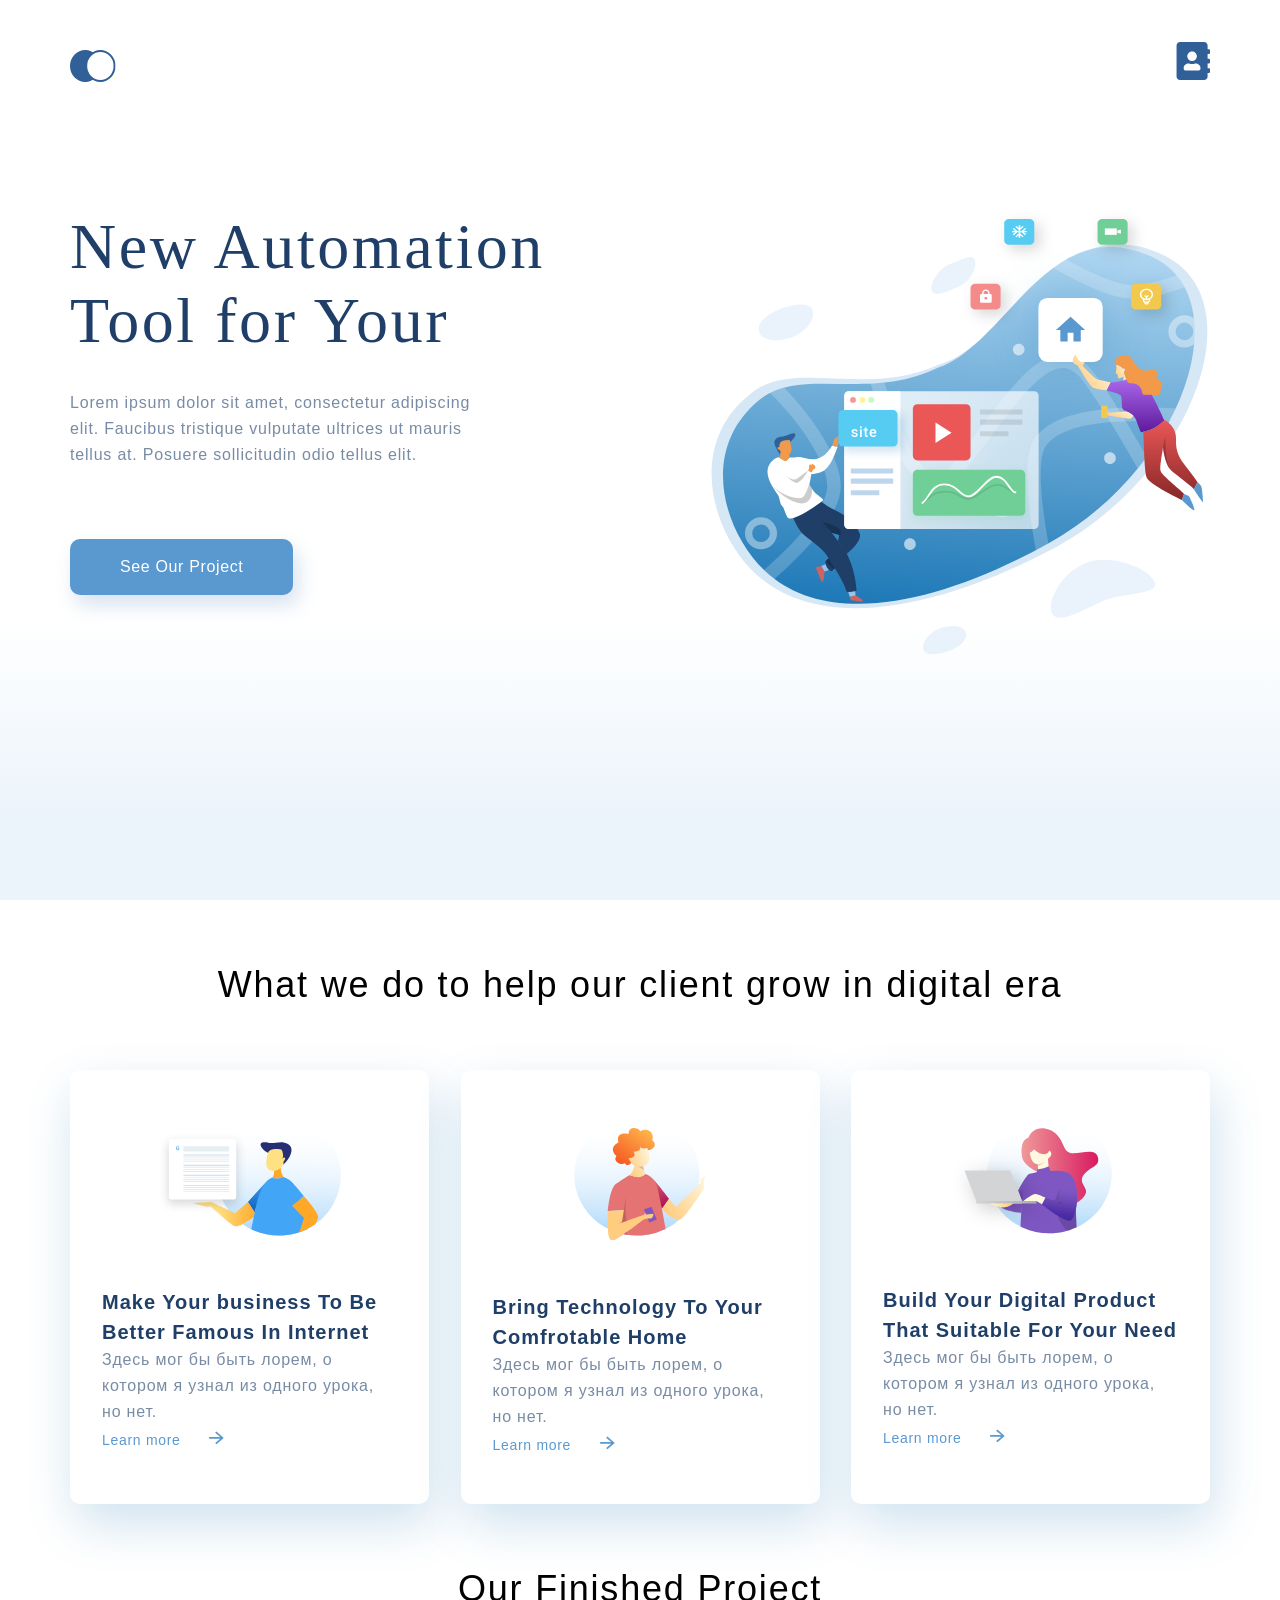
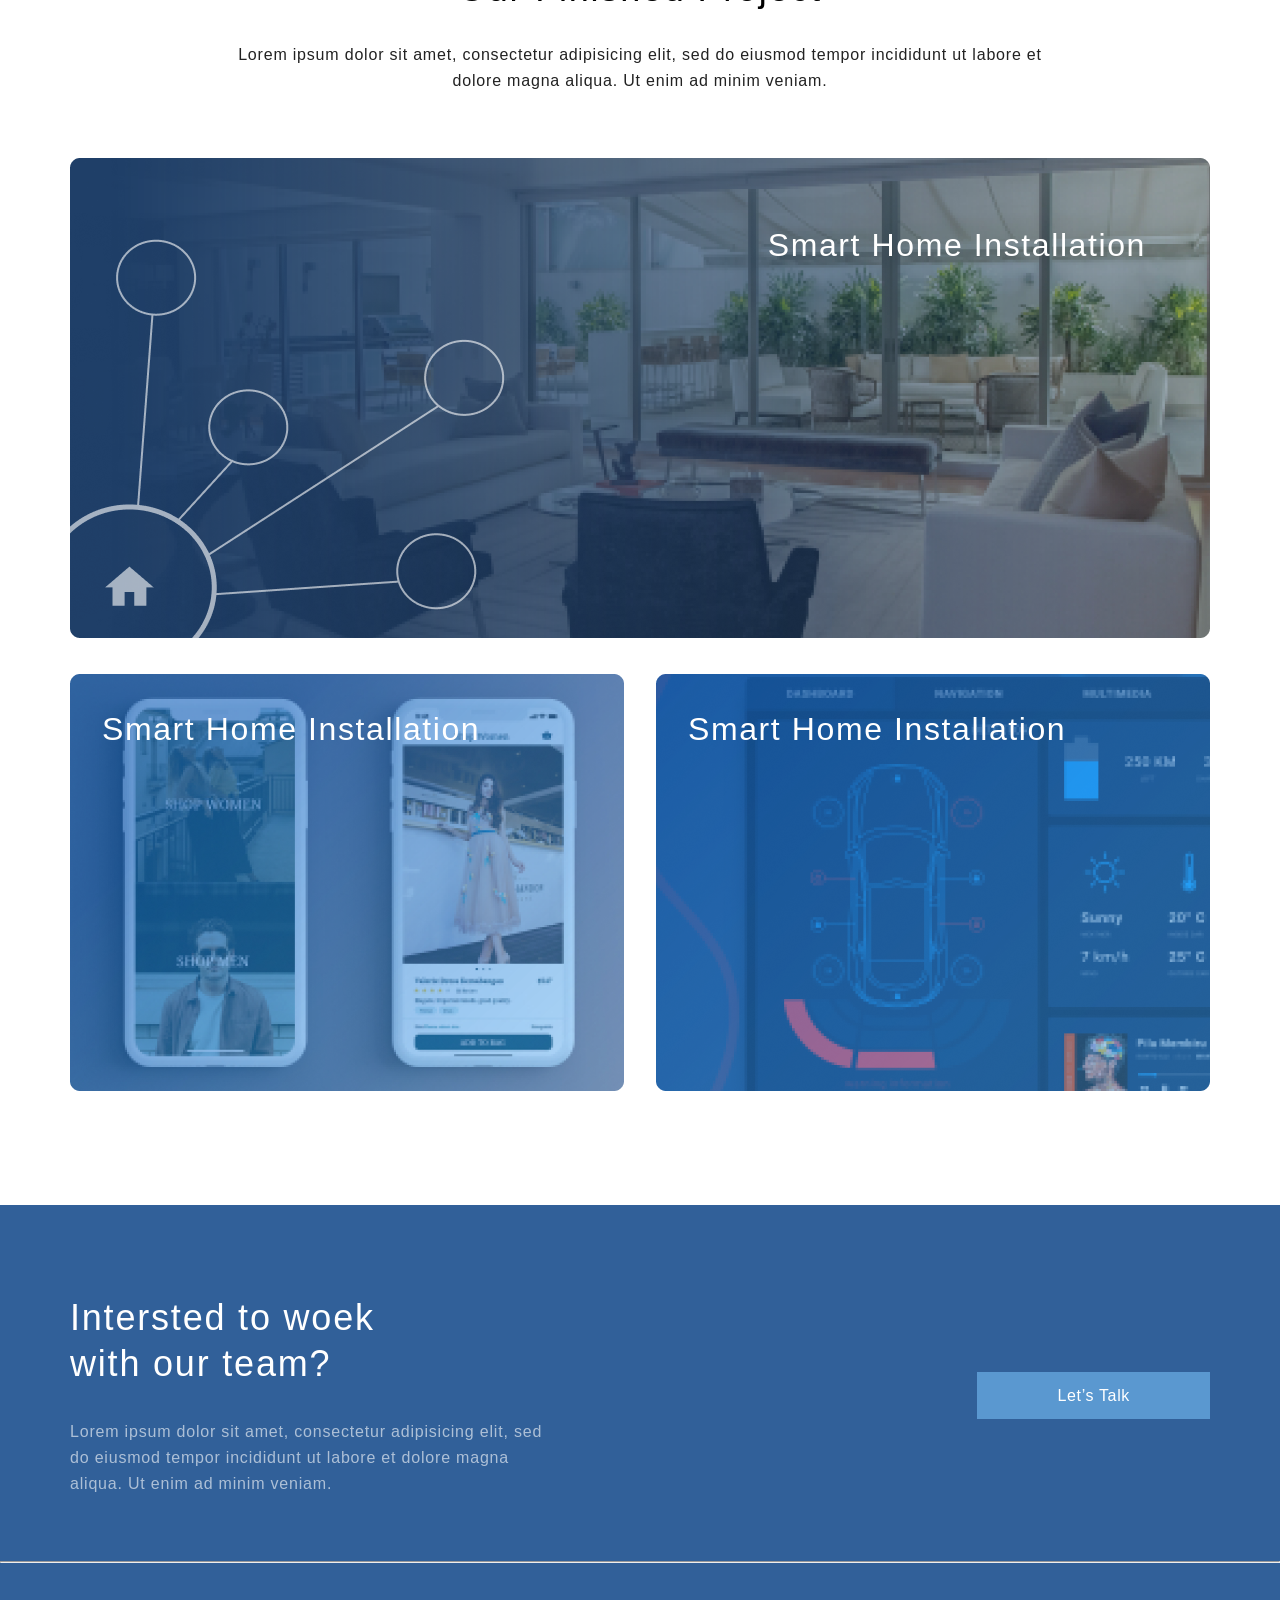
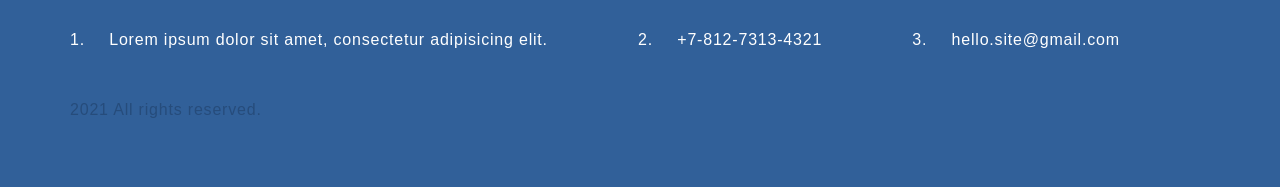
<file: index.html>
<!DOCTYPE html>
<html lang="en">

<head>
    <meta charset="UTF-8">
    <meta name="viewport" content="width=device-width, initial-scale=1.0">
    <title>Hello, world!</title>
    <link rel="stylesheet" href="css/style.css">
</head>

<body>
    <div class="wrapper">
        <div class="top">
            <div class="top__box">
                <div class="container">
                    <header class="header">
                        <div class="nav">
                            <div class="nav__item">
                                <a href="index.html"><img src="img/logo.svg" alt="logo"></a>
                            </div>
                            <div class="nav__item">
                                <a href="contacts.html"><img src="img/Vector.svg" alt="`"></a>
                            </div>
                        </div>
                    </header>
                    <div class="welcome">
                        <h1 class="welcome__head">New Automation Tool for Your</h1>
                        <p class='welcome__text text'>Lorem ipsum dolor sit amet, consectetur adipiscing elit. Faucibus
                            tristique vulputate ultrices ut mauris tellus at. Posuere sollicitudin odio tellus elit.

                        </p>
                        <a class="welcome__button" href="#">See Our Project</a>
                    </div>
                </div>
            </div>

            <div class="what-we-do container">
                <div class="what-we-do__head head3">
                    <h3 class="head3">What we do to help our client grow in digital era</h3>
                </div>
                <div class="what-we-do__cards">
                    <div class="card">
                        <img class="card__img" src="img/card1.svg" alt="card 1">
                        <h4 class="head4">Make Your business To Be Better Famous In Internet</h4>
                        <p class='text'>Здесь мог бы быть лорем, о котором я узнал из одного урока, но нет.</p>
                        <div class="card__link-wrap">
                            <a href="#" class="card__link">
                                Learn more
                                <img class="arrow-right" src="img/arrow.svg" alt="go">
                            </a>
                        </div>
                    </div>
                    <div class="card">
                        <img class="card__img" src="img/card2.svg" alt="card 2">
                        <h4 class="head4">Bring Technology To Your Comfrotable Home</h4>
                        <p class='text'>Здесь мог бы быть лорем, о котором я узнал из одного урока, но нет.</p>
                        <div class="card__link-wrap">
                            <a href="#" class="card__link">
                                Learn more
                                <img class="arrow-right" src="img/arrow.svg" alt="go">
                            </a>
                        </div>
                    </div>
                    <div class="card">
                        <img class="card__img" src="img/card3.svg" alt="card 3">
                        <h4 class="head4">Build Your Digital Product That Suitable For Your Need</h4>
                        <p class='text'>Здесь мог бы быть лорем, о котором я узнал из одного урока, но нет.</p>
                        <div class="card__link-wrap">
                            <a href="#" class="card__link">
                                Learn more
                                <img class="arrow-right" src="img/arrow.svg" alt="go">
                            </a>

                        </div>
                    </div>

                </div>
            </div>
            <div class="finished container">
                <h3 class="head3">Our Finished Project</h3>
                <p class='text text__finished'>Lorem ipsum dolor sit amet, consectetur adipisicing elit, sed do eiusmod
                    tempor
                    incididunt ut labore et dolore magna aliqua. Ut enim ad minim veniam.</p>
                <div class="finished__item">
                    <img class="finished__img" src="img/project1.png" alt="project">
                    <p class="finished__text">Smart Home Installation</p>
                </div>
                <div class="finished__parent">
                    <div class="finished__item mr-32">
                        <img class="finished__img" src="img/project2.png" alt="project">
                        <p class="finished__text_left">Smart Home Installation</p>
                    </div>
                    <div class="finished__item">
                        <img class="finished__img" src="img/project3.png" alt="project">
                        <p class="finished__text_left">Smart Home Installation</p>
                    </div>
                </div>
            </div>
        </div>
        <footer>
            <div class="footer">
                <div class="container">
                    <div class="woek">
                        <div class="woek__parent">
                            <h3 class="head3 woek__head">Intersted to woek
                                with our team?</h3>
                            <p class='text woek__text'>Lorem ipsum dolor sit amet, consectetur adipisicing elit, sed do
                                eiusmod tempor
                                incididunt ut labore et dolore magna aliqua. Ut enim ad minim veniam.</p>
                        </div>
                        <div class="woek__right">
                            <div class="woek__link">
                                <a href="#">Let&rsquo;s&nbsp;Talk</a>
                            </div>
                        </div>
                    </div>
                </div>
                <hr>
                <div class="container">
                    <div class="footer-bottom">
                        <div class="footer-bottom__contacts">
                            <ol>
                                <li class="footer-bottom__li">
                                    <span class="list">Lorem ipsum dolor sit amet, consectetur adipisicing
                                        elit.</span>
                                </li>
                                <li class="footer-bottom__li">
                                    <span class="list">+7-812-7313-4321</span>
                                </li>
                                <li class="footer-bottom__li">
                                    <span class="list">hello.site@gmail.com</span>
                                </li>
                            </ol>
                        </div>

                        <div class="footer-contacts__copyright">
                            <p class='text'>2021 All rights reserved.</p>
                        </div>
                    </div>
                </div>
            </div>
        </footer>
    </div>
</body>

</html>
</file>
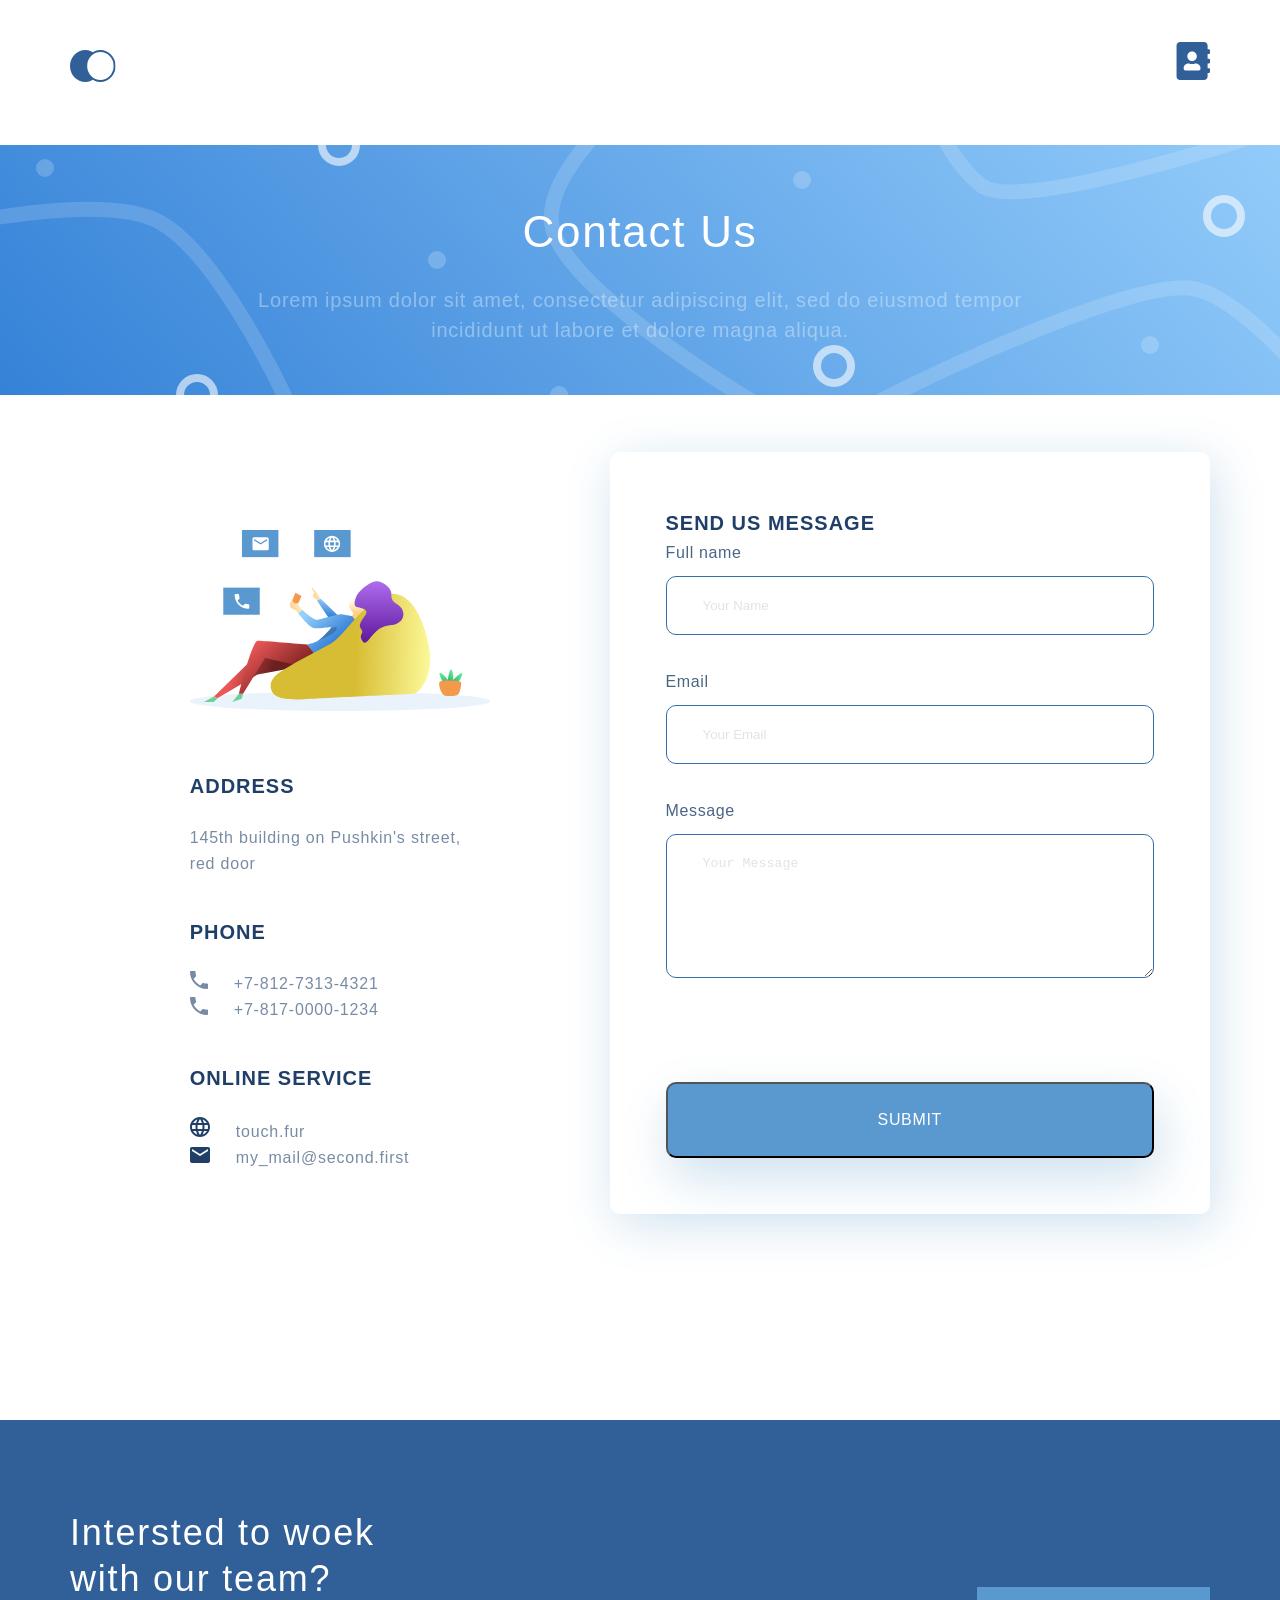
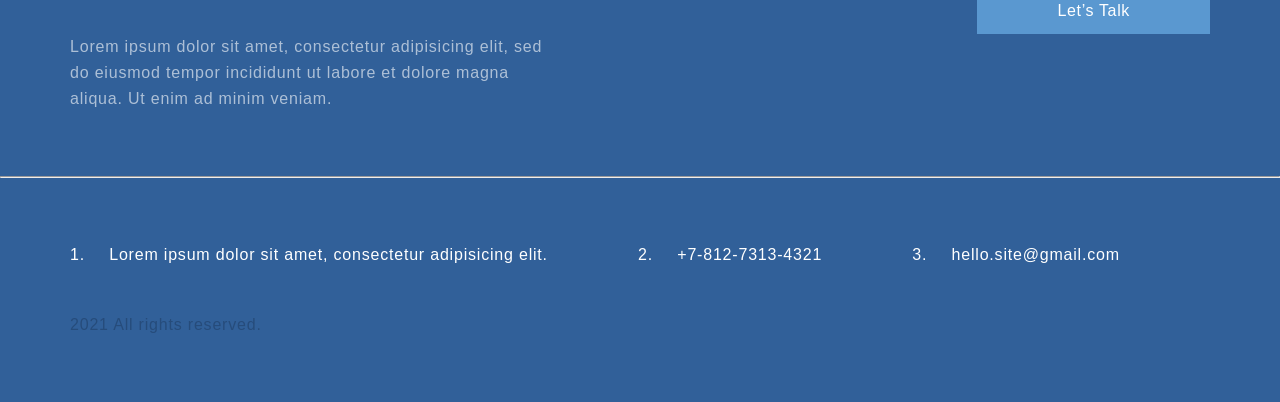
<file: contacts.html>
<!DOCTYPE html>
<html lang="en">

<head>
    <meta charset="UTF-8">
    <meta name="viewport" content="width=device-width, initial-scale=1.0">
    <title>Контакты</title>
    <link rel="stylesheet" href="css/style.css">
</head>

<body>
    <header class="header container">
        <div class="nav">
            <div class="nav__item">
                <a href="index.html"><img src="img/logo.svg" alt="logo"></a>
            </div>
            <div class="nav__item">
                <a href="contacts.html"><img src="img/Vector.svg" alt="`"></a>
            </div>
        </div>
    </header>

    <main>
        <div class="contactus">
            <div class="contactus-top">
                <h2 class="contactus-top__heading head2">Contact Us</h2>
                <p class="text subhead">Lorem ipsum dolor sit amet, consectetur adipiscing elit, sed do eiusmod tempor
                    incididunt ut labore et dolore magna aliqua. </p>
            </div>
            <div class="contactus__main container">
                <div class="contactus-contacts">
                    <div class="wrap">
                        <div class="contacts__img">
                            <img src="img/Group.svg" alt="image" title="We waiting for You">
                        </div>
                        <h4 class="head4 contacts__heading">ADDRESS</h4>
                        <p class="contacts__text text">145th building on Pushkin's street, red door</p>
                        <h4 class="head4 contacts__heading">PHONE</h4>
                        <ul>
                            <li class="contacts__text text phone"><span class="list">+7-812-7313-4321</span></li>
                            <li class="contacts__text text phone"><span class="list">+7-817-0000-1234</span></li>
                        </ul>
                        <h4 class="head4 contacts__heading">ONLINE SERVICE</h4>
                        <ul>
                            <li class="our-site"><a class="list text" href="touch.fur">touch.fur</a></li>
                            <li class="our-email"><a class="list text"
                                    href="mailto:my_mail@second.first">my_mail@second.first</a>
                            </li>
                        </ul>
                    </div>
                </div>

                <div class="f-wrapper">
                    <form action="#" class="form">
                        <h4 class="head4 form__head">SEND US MESSAGE</h4>
                        <div class="form__item">
                            <label class="text label" for="full_name">Full name
                            </label>
                            <input class="input-field" type="text" name="fullname" id="full_name"
                                placeholder="Your Name">
                        </div>
                        <div class="form__item">
                            <label class="text label" for="email">Email
                            </label>
                            <input class="input-field" type="text" name="email" id="email" placeholder="Your Email">
                        </div>
                        <div class="form__item">
                            <label class="text label" for="message">Message
                            </label>
                            <textarea class="input-field" name="message" id="message"
                                placeholder="Your Message"></textarea>
                        </div>
                        <div class="send">
                            <input class="submit" type="button" value="SUBMIT" onclick="alert('Это просто кнопка')"
                                title="Нет смысла жать">
                        </div>
                    </form>
                </div>
            </div>
        </div>

        <div class="map container">
            <div class="text api-maps w-100">
                <script async
                    src="https://api-maps.yandex.ru/services/constructor/1.0/js/?um=constructor%3A2ce62ec6f450d6818405bcd40a7d9743377a65e75eca433a8dda5a260a7354c1&amp;width=100%&amp;height=475&amp;lang=ru_RU&amp;scroll=true"></script>
            </div>
        </div>
    </main>

    <footer>
        <div class="footer-c footer">
            <div class="container">
                <div class="woek">
                    <div class="woek__parent">
                        <h3 class="head3 woek__head">Intersted to woek
                            with our team?</h3>
                        <p class='text woek__text'>Lorem ipsum dolor sit amet, consectetur adipisicing elit, sed do
                            eiusmod tempor
                            incididunt ut labore et dolore magna aliqua. Ut enim ad minim veniam.</p>
                    </div>
                    <div class="woek__right">
                        <div class="woek__link">
                            <a href="#">Let&rsquo;s&nbsp;Talk</a>
                        </div>
                    </div>
                </div>
            </div>
            <hr>
            <div class="container">
                <div class="footer-bottom">
                    <div class="footer-bottom__contacts">
                        <ol>
                            <li class="footer-bottom__li">
                                <span class="list">Lorem ipsum dolor sit amet, consectetur adipisicing
                                    elit.</span>
                            </li>
                            <li class="footer-bottom__li">
                                <span class="list">+7-812-7313-4321</span>
                            </li>
                            <li class="footer-bottom__li">
                                <span class="list">hello.site@gmail.com</span>
                            </li>
                        </ol>
                    </div>

                    <div class="footer-contacts__copyright">
                        <p class='text'>2021 All rights reserved.</p>
                    </div>
                </div>
            </div>
        </div>
    </footer>
</body>

</html>
</file>
<file: css/style.css>
* {
    margin: 0;
    padding: 0;
}

.mr-32 {
    margin-right: 32px;
}

.w-100 {
    width: 100%;
}

body {
    font-family: sans-serif;
}

.wrapper {
    display: flex;
    flex-direction: column;
    height: 100%;
}

a:hover, .woek__link a:hover, .submit:hover {
    border-radius: 1em;
    background: #ff555555;
}

.top__box {
    height: 768px;
    display: flex;
    flex-direction: column;
    min-height: 100vh;
    background: linear-gradient(0deg, #EBF3FB 8.84%, rgba(152, 195, 232, 0) 31.12%);
}

.contactus-top {
    padding: 50px 0;
    margin: 50px auto 57px auto;
    background: url(../img/contactus.svg) no-repeat center;
    background-size: cover;
}

.contactus-top__heading {
    line-height: 74px;
    letter-spacing: 0.04em;
    color: #FFFFFF;
}

.contactus-top .subhead {
    font-size: 20px;
    line-height: 30px;

    text-align: center;
    letter-spacing: 0.04em;

    color: rgba(255, 255, 255, 0.6);
    width: 780px;
    margin: 0 auto;
    margin-top: 16px;

}

.contactus-contacts {
    display: flex;
    flex-direction: column;
}

.contactus-contacts>.wrap {
    width: 300px;
    margin: 0 auto;
}

.contacts__img {
    /* max-height: 315; */
    padding-top: 78px;
    padding-bottom: 16px;
    margin: 0 auto;
}

.contacts__heading {
    margin-top: 40px;
    letter-spacing: 0.05em;
    margin-bottom: 24px;
}


.contactus-contacts li {
    list-style-position: inside;
}

.phone {
    list-style-image: url(../img/phone.svg);

}

.our-site {
    list-style-image: url(../img/our-site.svg);
}

.our-email {
    list-style-image: url(../img/our-mail.svg);
}

.our-email a, .our-site a {
    font-weight: 400;
    text-decoration: none;

}

.container {
    width: 100%;
    max-width: 1140px;
    margin: 0 auto;
}

.header {
    font-size: 20px;
    padding-top: 42px;
}

.text {
    font-size: 16px;
    line-height: 26px;
    color: #1F3F68;
    letter-spacing: 0.05em;
    opacity: 0.6;
}

.welcome {
    flex-grow: 1;
    padding-top: 115px;
    height: 100%;
    background: url(../img/illustration.svg) no-repeat right 115px;
    background-size: 44%;
}

.welcome__text {
    width: 425px;
}

.welcome__head {
    font-size: 64px;
    color: #1F3F68;
    width: 510px;
    font-family: Roboto;
    font-style: normal;
    font-weight: 300;
    line-height: 74px;
    letter-spacing: 0.04em;
    margin-bottom: 32px;
}

.welcome__button {
    font-size: 16px;
    line-height: 26px;
    text-align: center;
    letter-spacing: 0.04em;
    color: #FFFFFF;
    background: #5A98D0;
    box-shadow: 5px 10px 20px rgba(53, 110, 173, 0.2);
    border-radius: 10px;
    padding: 15px 50px;
    text-decoration: none;
    display: inline-block;
    margin-top: 71px;
}

.head2 {
    font-weight: 500;
    font-size: 44px;
    text-align: center;
}

.head3 {
    font-size: 36px;
    text-align: center;
    font-weight: 300;
    font-size: 36px;
    letter-spacing: 0.05em;
}

.head4 {
    font-size: 20px;
    line-height: 30px;
    color: #1F3F68;
    letter-spacing: 0.05em;
}

textarea {
    width: 30em;
    height: 6em;
}


.submit {
    background: #5A98D0;
    font-weight: 500;
    font-weight: 10px;
    font-size: 16px;
    line-height: 26px;
    text-align: center;
    color: #fff;
    text-transform: uppercase;
    box-shadow: 5px 20px 50px rgba(16, 112, 177, 0.2);
    border-radius: 10px;
    letter-spacing: 0.04em;
    width: 100%;
    color: #FFFFFF;
    padding: 23px;
    margin-top: 72px;
}

.nav {
    display: flex;
    justify-content: space-between;
}

.contactus__main {
    display: flex;
    justify-content: space-between;
}

.contactus__main>div {
    flex-grow: 1;
}

.what-we-do {
    padding-top: 64px;
}

.what-we-do__cards {
    display: flex;
    justify-content: space-between;
    padding-top: 64px;
    padding-bottom: 64px;
}

.card {
    width: 359px;
    padding: 44px 32px;
    box-sizing: border-box;
    background-color: #fff;
    box-shadow: 5px 20px 50px rgba(16, 112, 177, 0.2);
    border-radius: 10px;
    display: flex;
    flex-direction: column;
}

.card__img {
    align-self: center;
    margin-bottom: 51px;
}

.card__link {
    font-size: 14px;
    line-height: 30px;
    letter-spacing: 0.05em;
    color: #5A98D0;
    text-decoration: none;
}

.arrow-right {
    width: 15px;
    margin-left: 24px;
}

.card__link-wrap {
    display: flex;
}

.finished {
    flex-grow: 1;
}

.text__finished {
    width: 75%;
    margin: 32px auto 64px;
    text-align: center;
    color: #222;
    opacity: 1;
}

.finished__img {
    width: 100%;
}

.finished__parent {
    display: flex;
    justify-content: space-between;
    margin-top: 32px;
}

.finished__item {
    position: relative;
    flex-grow: 1;
}

.finished__text {
    font-size: 32px;
    line-height: 46px;
    text-align: right;
    letter-spacing: 0.05em;
    color: #FFFFFF;
    position: absolute;
    top: 64px;
    right: 64px;
}

.finished__text_left {
    font-size: 32px;
    line-height: 46px;
    text-align: left;
    letter-spacing: 0.05em;
    color: #FFFFFF;
    position: absolute;
    top: 32px;
    left: 32px;
}

.form {
    padding: 56px;
    background: #FFFFFF;
    box-shadow: 5px 10px 50px rgba(16, 112, 177, 0.2);
    border-radius: 10px;
    display: flex;
    flex-direction: column;
    margin: 0 auto;
}

.form__item {
    display: flex;
    flex-direction: column;
    justify-content: start;
}

.form__item .label {
    line-height: 30px;
    letter-spacing: 0.04em;
    opacity: 0.8;
    margin-bottom: 0;

    padding-bottom: 8px;
}

.input-field {
    border: 1px solid #356EAD;
    box-sizing: border-box;
    border-radius: 10px;
    padding: 21px 36px;
    width: 100%;
    margin-bottom: 32px;
}

textarea.input-field {
    height: 144px;
}

.input-field::placeholder {
    opacity: 0.2;
}

.map {
    padding-top: 96px;
}

.footer {
    margin-top: 110px;
    background: #316099;
}

.woek {
    display: flex;
    justify-content: space-between;
    align-items: center;
    padding-top: 90px;
    padding-bottom: 64px;
}

.woek__head {
    width: 340px;
    text-align: left;
    margin-bottom: 32px;
    font-size: 36px;
    line-height: 46px;
    letter-spacing: 0.05em;
    color: #FFFFFF
}

.woek__text {
    width: 495px;
    font-size: 16px;
    line-height: 26px;
    letter-spacing: 0.05em;
    color: #FFFFFF;
}

.woek__link a {
    font-size: 16px;
    line-height: 26px;
    text-align: center;
    letter-spacing: 0.04em;
    padding: 15px 80px;
    background: #5A98D0;
    text-decoration: none;
    color: #fff;
}

.footer-bottom {
    padding: 64px 0;
}

.footer-bottom ol {
    display: flex;
    justify-content: space-between;
    list-style-position: inside;
}

.footer-bottom__li {
    font-size: 16px;
    line-height: 26px;
    letter-spacing: 0.05em;
    color: #FFFFFF;
    flex-grow: 1;
    flex-shrink: 1;
}

.footer-contacts__copyright {
    margin-top: 44px;
}



.list {
    padding-left: 19px;
}

@media (max-width: 1024px) {
    .container {
        padding-left: 32px;
        padding-right: 32px;
        width: auto;
        margin: 0 auto
    }

    .welcome {
        background-position: right 280px;
    }

    .contactus-top .subhead {
        width: 65%;
    }

    .contactus__main {
        flex-direction: column;
    }

    .contacts__img {
        padding-top: 0;
    }

    .form {
        max-width: 520px;
        margin-top: 64px;
        margin-bottom: 64px;
    }

    .what-we-do__cards {
        flex-direction: column;
        align-items: center;
        padding-top: 32px;
    }

    .card {
        margin-top: 32px;
    }

    .finished__text {
        width: 75%;
    }

    .finished__text_left {
        left: 20px;
        top: 20px;
    }

    .map {
        padding: 0;
    }

    .woek__head, .woek__text {
        width: 336px;
    }

    .footer-c {
        margin-top: 64px !important;
    }

    .footer-bottom__contacts ol {
        flex-direction: column;
    }

    .footer-bottom__li {
        padding-bottom: 25px;
    }
}

@media (max-width: 667px) {
    .head3 {
        font-size: 24px;
        line-height: 28px;
    }

    .head2 {
        font-size: 24px;
        line-height: 28px;
    }

    .top__box {
        height: auto;
    }

    .welcome__head {
        font-size: 32px;
        line-height: 37px;
        margin-bottom: 12px;
        width: 100%;
        text-align: center;
    }

    .welcome__text {
        width: 100%;
        /* text-align: center; */
    }

    .header {
        padding-top: 24px;
    }

    .welcome {
        padding-top: 36px;
        background-image: none;
        display: flex;
        flex-direction: column;
        align-items: center;
    }

    .welcome__button {
        margin-top: 32px;
        font-size: 12px;
        padding: 6px;
    }

    .contacts__heading {
        margin-top: 32px;
    }

    .contactus-top {
        padding-bottom: 61px;
        margin-bottom: 46px;
    }

    .contactus-top .subhead {
        width: 90%;
        font-size: 16px;
        line-height: 30px;
        margin-top: 32px;
    }

    .what-we-do {
        padding-top: 48px;
    }

    .what-we-do__cards {
        padding-top: 0;
        ;
    }

    .card {
        width: 100%;
    }

    #arrow-right {
        margin-left: 14px;
    }

    .text__finished {
        width: 100%;
        margin-bottom: 82px;
    }

    .finished__text {
        font-size: 16px;
        line-height: 19px;
        top: 16px;
        right: 16px;
    }

    .finished__parent {
        flex-direction: column;
        margin-top: 0;
    }

    .finished__item {
        margin-top: 16px;
        width: 100%;
    }

    .finished__item .mr-32 {
        margin-right: 32px;
    }

    .finished__text_left {
        font-size: 16px;
        line-height: 19px;
        left: 16px;
        top: 16px;
    }

    .form {
        margin-top: 32px;
        padding: 36px;
        margin-bottom: 32px;
    }

    .input-field {
        margin-bottom: 20px;
    }

    .form__item .label {
        padding-bottom: 0;
    }

    .submit {
        margin-top: 26px;
        padding: 15px;
    }

    .footer {
        margin-top: 64px;
    }

    .woek {
        flex-direction: column;
        align-items: center;
    }

    .woek__parent {
        width: 100%;
    }

    .woek__text {
        width: 100%;
        text-align: center;
        margin: 32px auto 40px auto;
    }

    .woek__head {
        width: 75%;
        text-align: center;
        margin: 0 auto;
    }

    .footer-bottom {
        padding-bottom: 32px;
    }

    .footer-bottom__li {
        padding-bottom: 17px;
    }

    .footer-bottom:first-child {
        width: 90%;
    }

    .footer-contacts__copyright {
        margin-top: 20px;
    }
}
</file>
